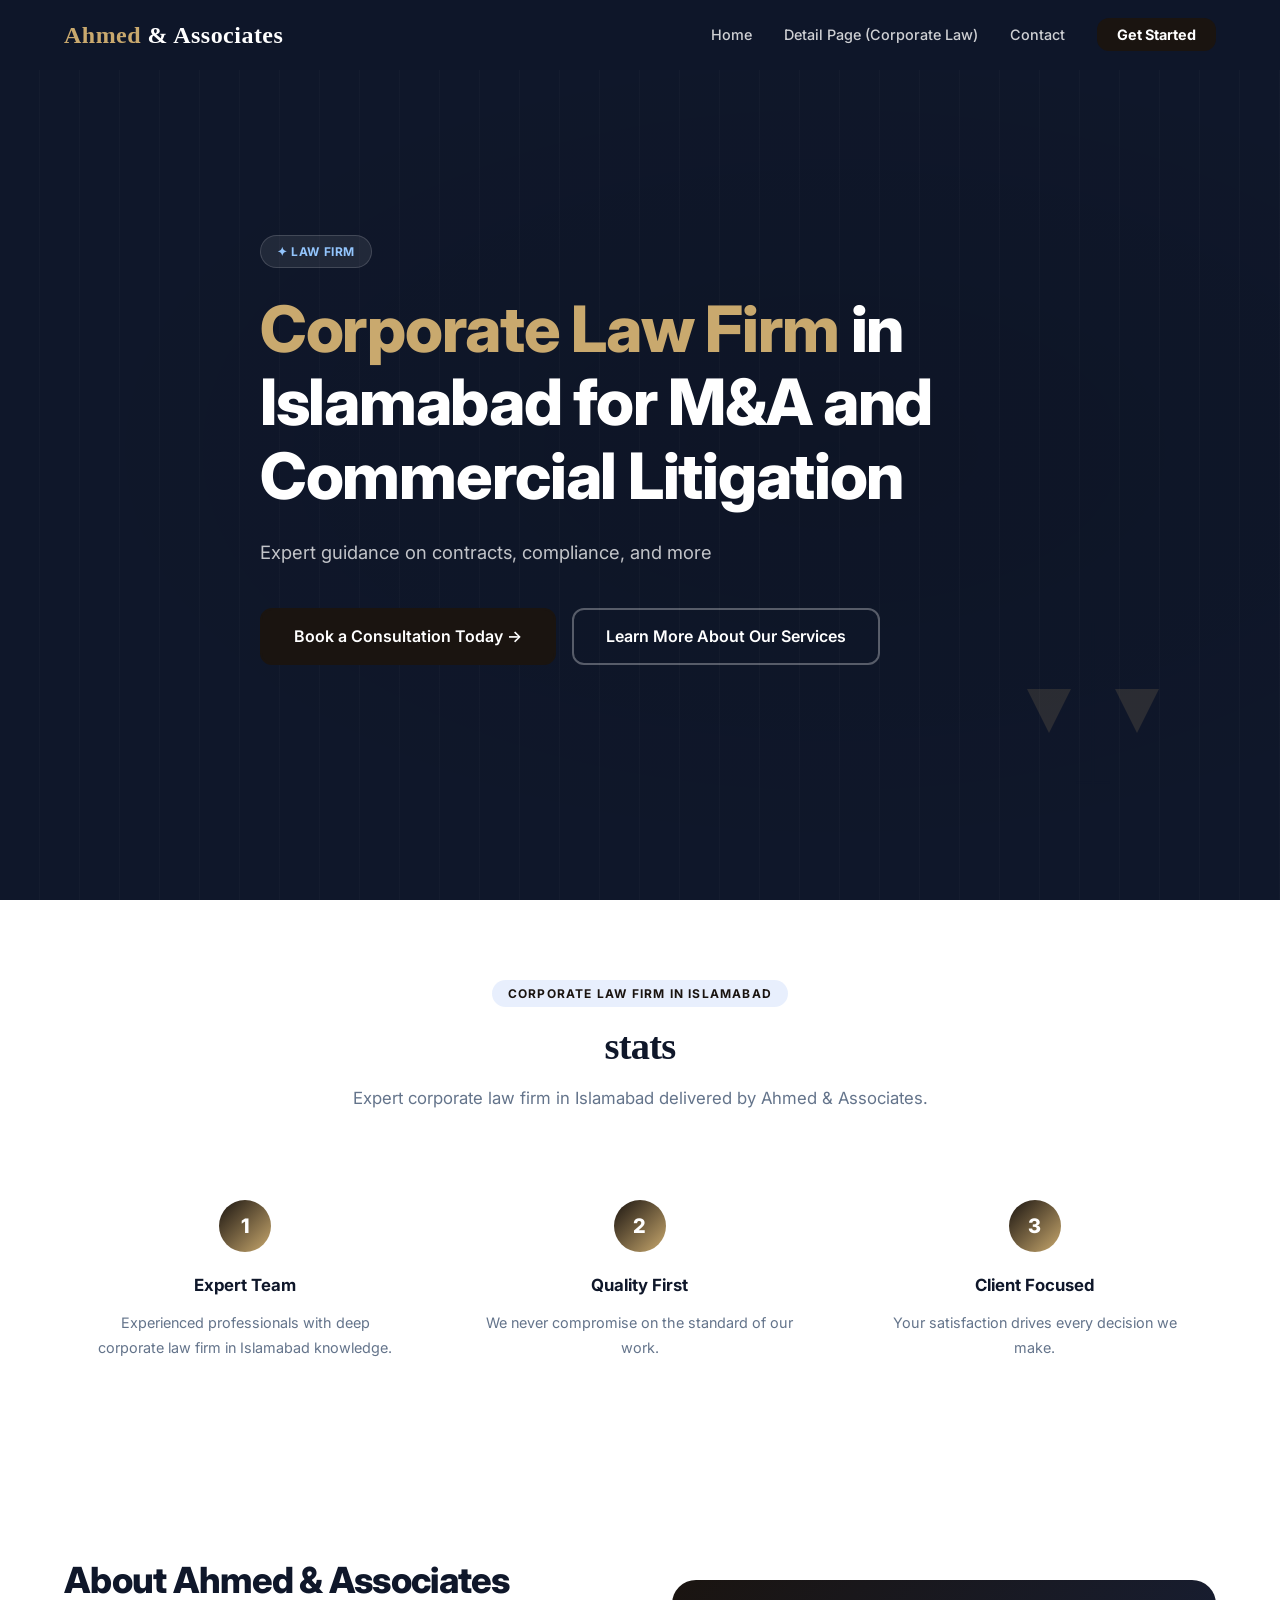
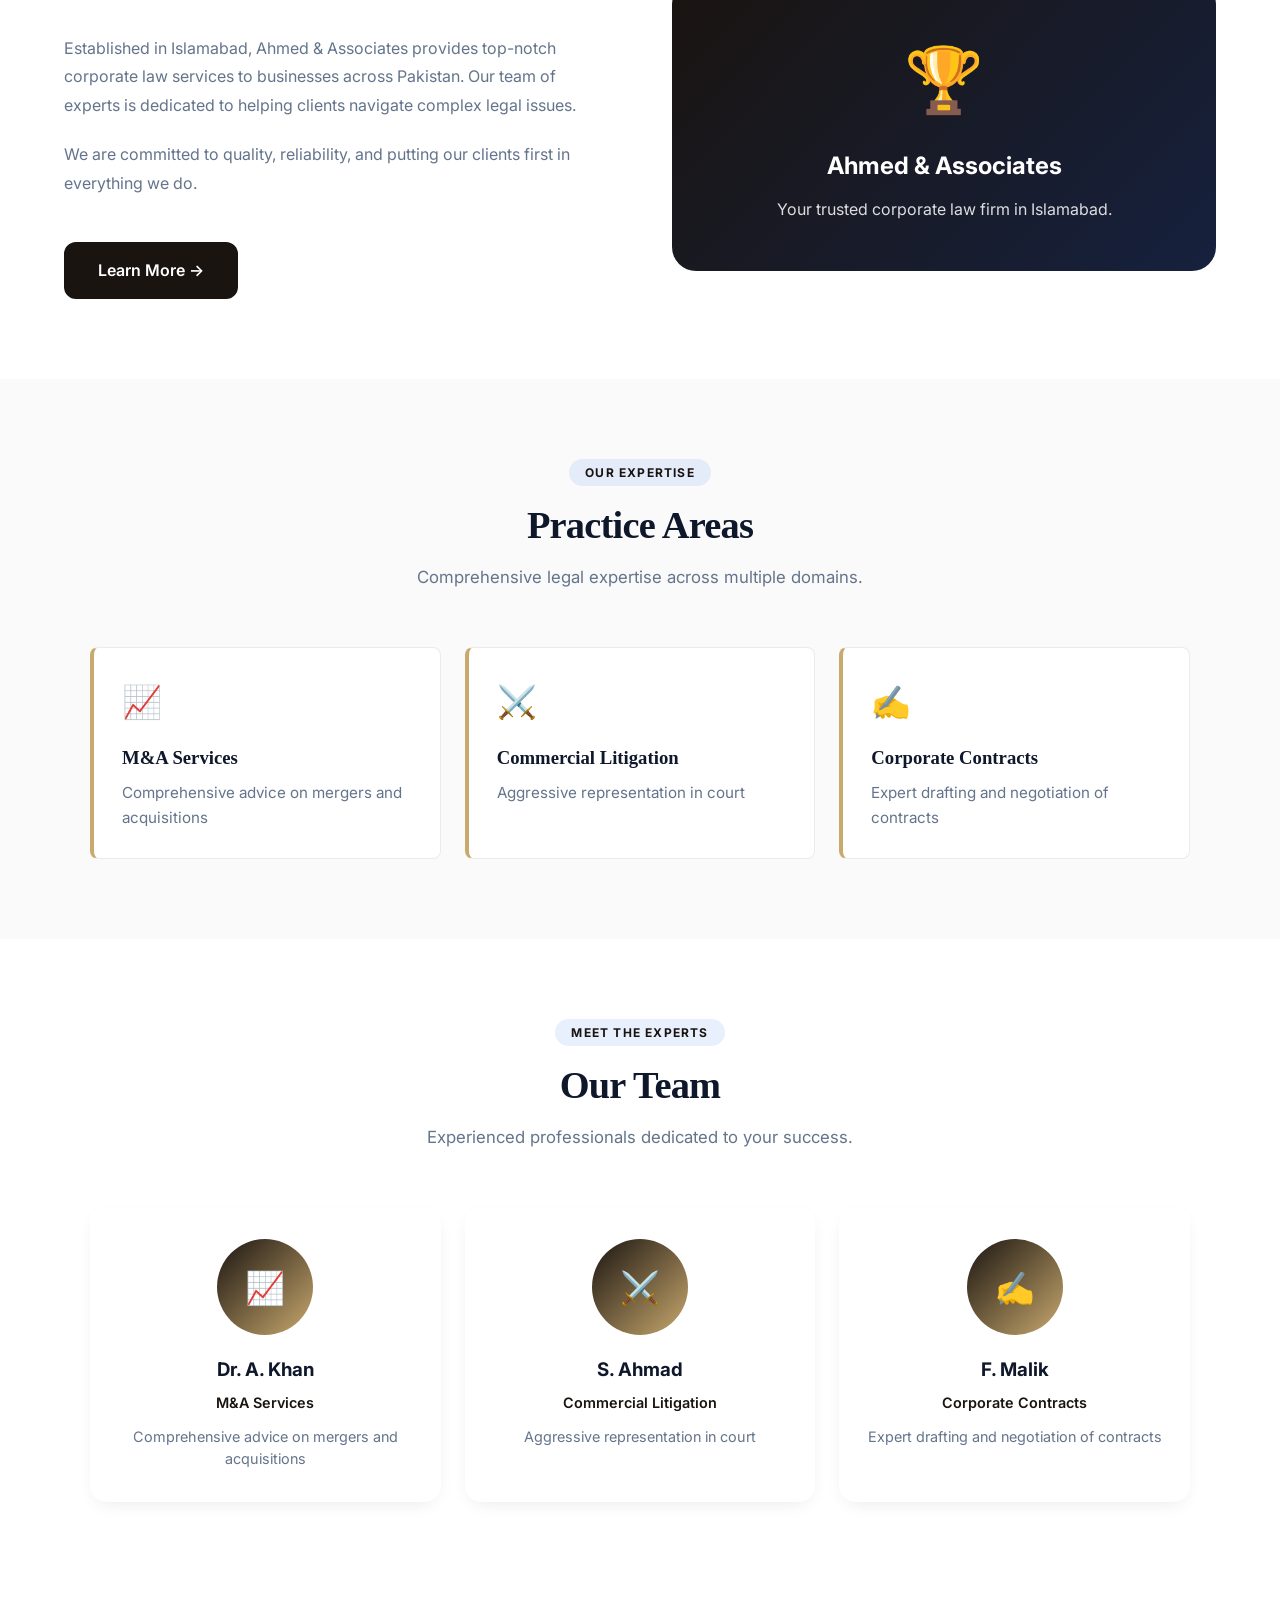
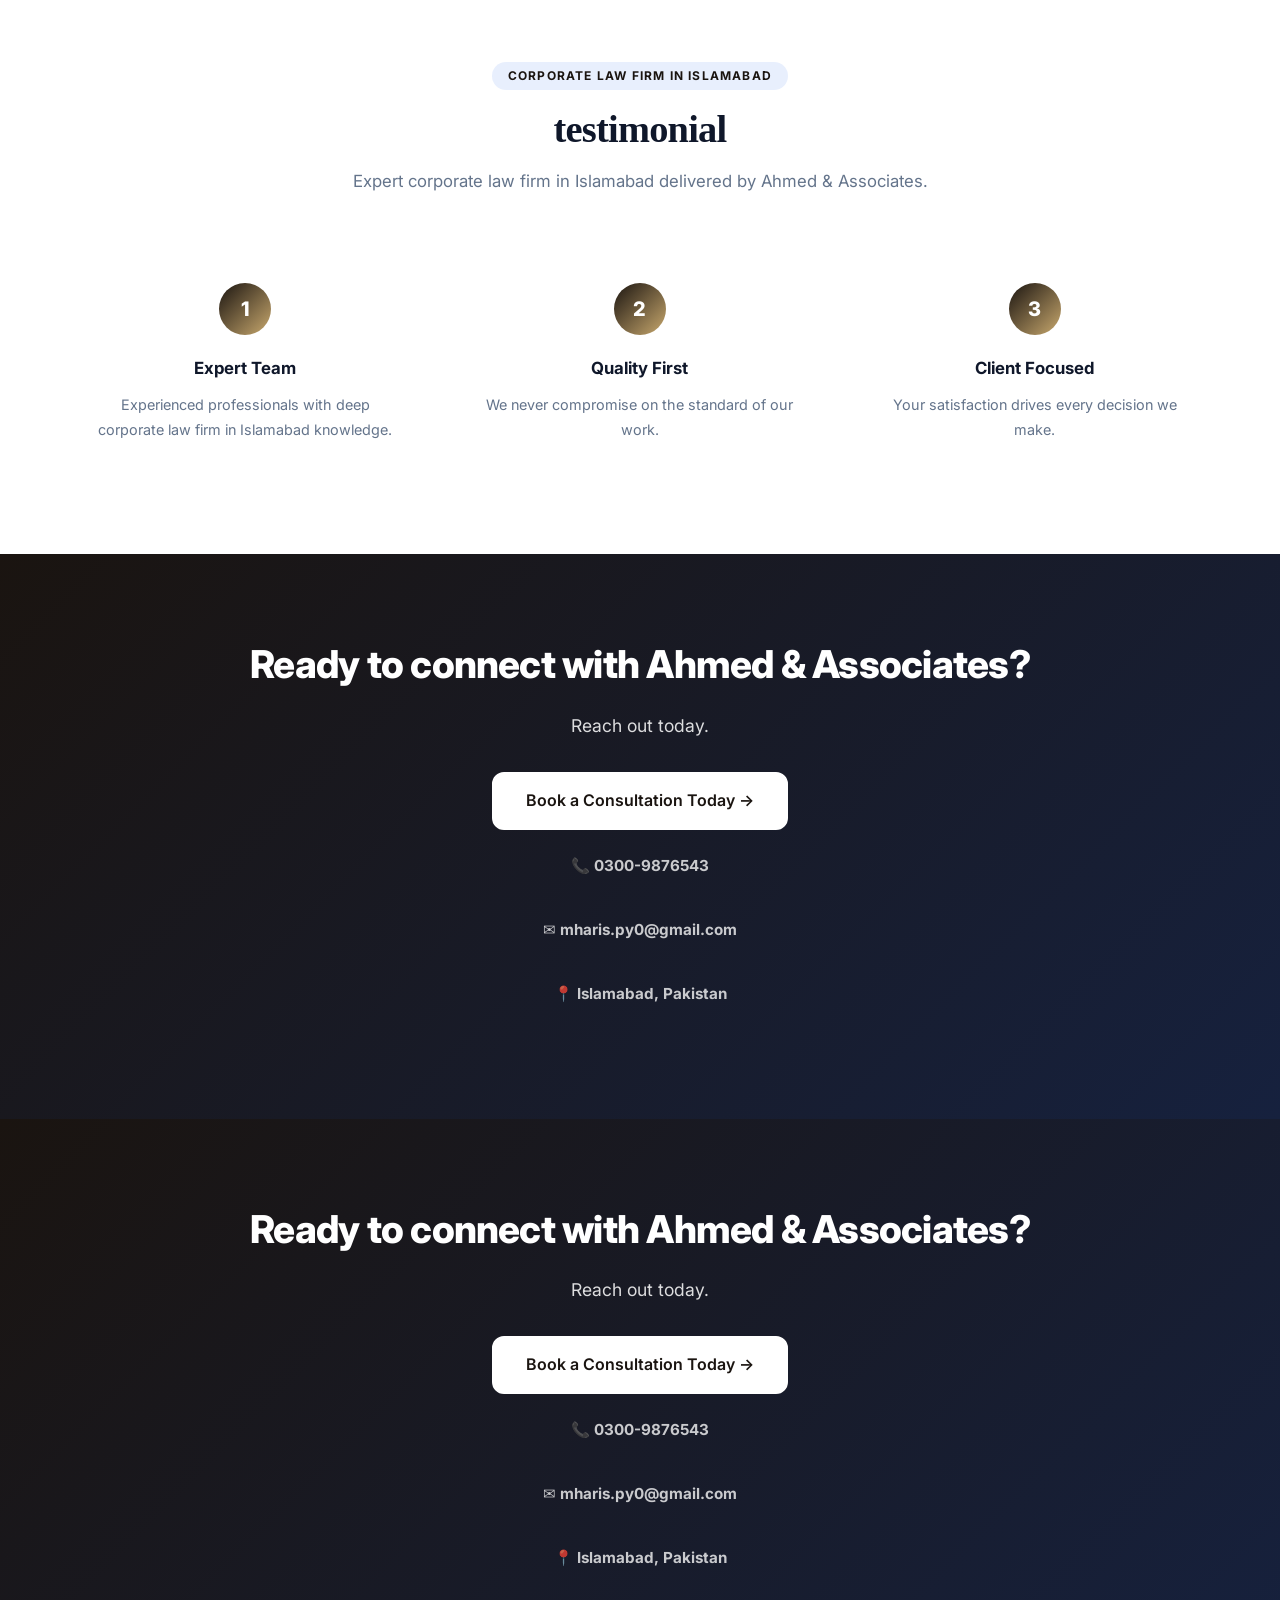
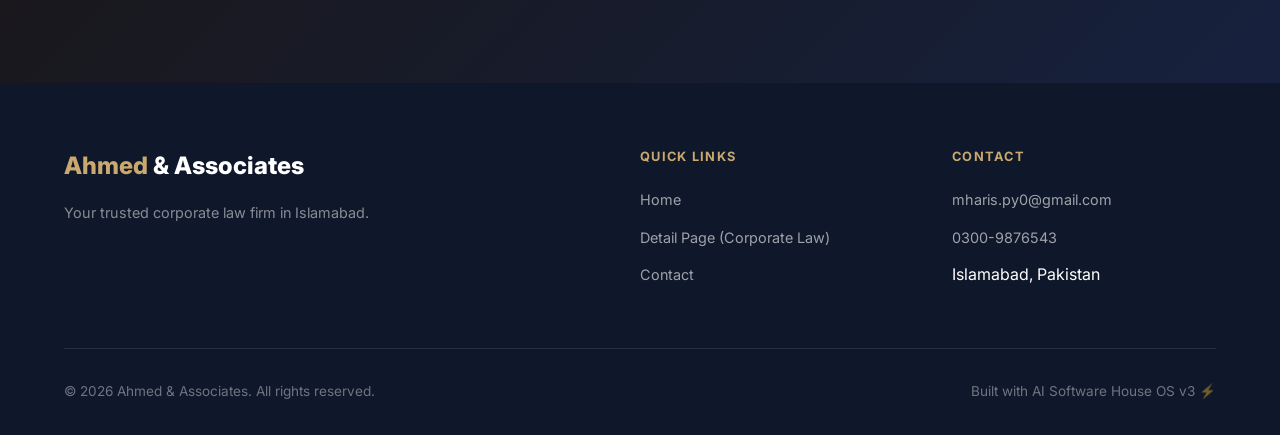
<file: index.html>
<!DOCTYPE html>
<html lang="en">
<head>
  <meta charset="UTF-8">
  <meta name="viewport" content="width=device-width,initial-scale=1.0">
  <title>Ahmed & Associates - LAW FIRM</title>
  <meta name="description" content="Expert guidance on contracts, compliance, and more">
  <link rel="preconnect" href="https://fonts.googleapis.com">
  <link href="https://fonts.googleapis.com/css2?family=Inter:wght@400;500;600;700;800&display=swap" rel="stylesheet">
  <link rel="stylesheet" href="styles.css">
</head>
<body>

  <nav class="navbar">
    <div class="container nav-inner">
      <div class="nav-brand"><span>Ahmed</span> & Associates</div>
      <ul class="nav-links">
          <li><a href="index.html">Home</a></li>
          <li><a href="detail-page-(corporate-law).html">Detail Page (Corporate Law)</a></li>
          <li><a href="contact.html">Contact</a></li>
          <li><a href="#contact" class="nav-cta">Get Started</a></li>
      </ul>
      <div class="hamburger"><span></span><span></span><span></span></div>
    </div>
  </nav>

  
  <section class="hero" id="home">
    <div class="hero-deco" aria-hidden="true"><svg viewBox="0 0 200 200" xmlns="http://www.w3.org/2000/svg">
      <path d="M100 30 L 100 180 M60 60 L 140 60 M50 90 Q 60 130 70 90 M130 90 Q 140 130 150 90 M85 175 L 115 175" stroke="currentColor" stroke-width="2" fill="none"/>
      <path d="M40 90 L 80 90 L 60 130 Z" />
      <path d="M120 90 L 160 90 L 140 130 Z" />
    </svg></div>
    <div class="container">
      <div class="hero-content">
        <div class="hero-badge">✦ LAW FIRM</div>
        <h1><em>Corporate Law Firm</em> in Islamabad for M&A and Commercial Litigation</h1>
        <p class="hero-sub">Expert guidance on contracts, compliance, and more</p>
        <div class="hero-btns">
          <a href="#contact" class="btn btn-primary">Book a Consultation Today →</a>
          <a href="#services" class="btn btn-outline">Learn More About Our Services</a>
        </div>
      </div>
    </div>
  </section>

  <section id="stats">
    <div class="container">
      <div class="section-header">
        <span class="section-tag">corporate law firm in Islamabad</span>
        <h2>stats</h2>
        <p>Expert corporate law firm in Islamabad delivered by Ahmed & Associates.</p>
      </div>
      <div class="why-grid">
        <div class="why-card fade-in">
          <div class="why-number">1</div>
          <h3>Expert Team</h3>
          <p>Experienced professionals with deep corporate law firm in Islamabad knowledge.</p>
        </div>
        <div class="why-card fade-in">
          <div class="why-number">2</div>
          <h3>Quality First</h3>
          <p>We never compromise on the standard of our work.</p>
        </div>
        <div class="why-card fade-in">
          <div class="why-number">3</div>
          <h3>Client Focused</h3>
          <p>Your satisfaction drives every decision we make.</p>
        </div></div>
    </div>
  </section>

  <section id="about">
    <div class="container">
      <div class="about-grid">
        <div class="about-content fade-in">
          <h2>About Ahmed & Associates</h2>
          <p>Established in Islamabad, Ahmed & Associates provides top-notch corporate law services to businesses across Pakistan. Our team of experts is dedicated to helping clients navigate complex legal issues.</p>
          <p>We are committed to quality, reliability, and putting our clients first in everything we do.</p>
          <a href="#contact" class="btn btn-primary" style="margin-top:1.5rem">Learn More →</a>
        </div>
        <div class="about-visual fade-in">
          <div class="about-visual-icon">🏆</div>
          <h3>Ahmed & Associates</h3>
          <p>Your trusted corporate law firm in Islamabad.</p>
        </div>
      </div>
    </div>
  </section>

  <section id="practice-areas" style="background:#fafafa">
    <div class="container">
      <div class="section-header">
        <span class="section-tag">Our Expertise</span>
        <h2>Practice Areas</h2>
        <p>Comprehensive legal expertise across multiple domains.</p>
      </div>
      <div style="display:grid;grid-template-columns:repeat(auto-fit,minmax(300px,1fr));gap:1.5rem;max-width:1100px;margin:0 auto">
        
        <div class="practice-area fade-in" style="border:1px solid rgba(0,0,0,.08);border-left:4px solid var(--accent);border-radius:.5rem;padding:1.75rem;background:var(--white);transition:all .3s ease">
          <div style="font-size:2rem;margin-bottom:1rem;color:var(--primary)">📈</div>
          <h3 style="margin:0 0 .5rem 0;color:var(--dark);font-family:Georgia,serif">M&A Services</h3>
          <p style="margin:0;color:var(--gray);line-height:1.6;font-size:.95rem">Comprehensive advice on mergers and acquisitions</p>
        </div>
        <div class="practice-area fade-in" style="border:1px solid rgba(0,0,0,.08);border-left:4px solid var(--accent);border-radius:.5rem;padding:1.75rem;background:var(--white);transition:all .3s ease">
          <div style="font-size:2rem;margin-bottom:1rem;color:var(--primary)">⚔️</div>
          <h3 style="margin:0 0 .5rem 0;color:var(--dark);font-family:Georgia,serif">Commercial Litigation</h3>
          <p style="margin:0;color:var(--gray);line-height:1.6;font-size:.95rem">Aggressive representation in court</p>
        </div>
        <div class="practice-area fade-in" style="border:1px solid rgba(0,0,0,.08);border-left:4px solid var(--accent);border-radius:.5rem;padding:1.75rem;background:var(--white);transition:all .3s ease">
          <div style="font-size:2rem;margin-bottom:1rem;color:var(--primary)">✍️</div>
          <h3 style="margin:0 0 .5rem 0;color:var(--dark);font-family:Georgia,serif">Corporate Contracts</h3>
          <p style="margin:0;color:var(--gray);line-height:1.6;font-size:.95rem">Expert drafting and negotiation of contracts</p>
        </div>
      </div>
    </div>
  </section>

  <section id="team">
    <div class="container">
      <div class="section-header">
        <span class="section-tag">Meet the Experts</span>
        <h2>Our Team</h2>
        <p>Experienced professionals dedicated to your success.</p>
      </div>
      <div style="display:grid;grid-template-columns:repeat(auto-fit,minmax(280px,1fr));gap:1.5rem;max-width:1100px;margin:0 auto">
        
          <div class="team-card fade-in" style="text-align:center;background:var(--white);border-radius:1rem;padding:2rem 1.5rem;box-shadow:0 6px 20px -8px rgba(0,0,0,.12)">
            <div style="width:96px;height:96px;border-radius:50%;background:linear-gradient(135deg,var(--primary),var(--accent));display:flex;align-items:center;justify-content:center;font-size:2rem;color:var(--white);margin:0 auto 1.25rem">
              📈
            </div>
            <h3 style="margin:0 0 .35rem;color:var(--dark)">Dr. A. Khan</h3>
            <div style="color:var(--primary);font-weight:600;font-size:.9rem;margin-bottom:.75rem">M&A Services</div>
            <p style="margin:0;color:var(--gray);font-size:.9rem;line-height:1.55">Comprehensive advice on mergers and acquisitions</p>
          </div>
          <div class="team-card fade-in" style="text-align:center;background:var(--white);border-radius:1rem;padding:2rem 1.5rem;box-shadow:0 6px 20px -8px rgba(0,0,0,.12)">
            <div style="width:96px;height:96px;border-radius:50%;background:linear-gradient(135deg,var(--primary),var(--accent));display:flex;align-items:center;justify-content:center;font-size:2rem;color:var(--white);margin:0 auto 1.25rem">
              ⚔️
            </div>
            <h3 style="margin:0 0 .35rem;color:var(--dark)">S. Ahmad</h3>
            <div style="color:var(--primary);font-weight:600;font-size:.9rem;margin-bottom:.75rem">Commercial Litigation</div>
            <p style="margin:0;color:var(--gray);font-size:.9rem;line-height:1.55">Aggressive representation in court</p>
          </div>
          <div class="team-card fade-in" style="text-align:center;background:var(--white);border-radius:1rem;padding:2rem 1.5rem;box-shadow:0 6px 20px -8px rgba(0,0,0,.12)">
            <div style="width:96px;height:96px;border-radius:50%;background:linear-gradient(135deg,var(--primary),var(--accent));display:flex;align-items:center;justify-content:center;font-size:2rem;color:var(--white);margin:0 auto 1.25rem">
              ✍️
            </div>
            <h3 style="margin:0 0 .35rem;color:var(--dark)">F. Malik</h3>
            <div style="color:var(--primary);font-weight:600;font-size:.9rem;margin-bottom:.75rem">Corporate Contracts</div>
            <p style="margin:0;color:var(--gray);font-size:.9rem;line-height:1.55">Expert drafting and negotiation of contracts</p>
          </div>
      </div>
    </div>
  </section>

  <section id="testimonial">
    <div class="container">
      <div class="section-header">
        <span class="section-tag">corporate law firm in Islamabad</span>
        <h2>testimonial</h2>
        <p>Expert corporate law firm in Islamabad delivered by Ahmed & Associates.</p>
      </div>
      <div class="why-grid">
        <div class="why-card fade-in">
          <div class="why-number">1</div>
          <h3>Expert Team</h3>
          <p>Experienced professionals with deep corporate law firm in Islamabad knowledge.</p>
        </div>
        <div class="why-card fade-in">
          <div class="why-number">2</div>
          <h3>Quality First</h3>
          <p>We never compromise on the standard of our work.</p>
        </div>
        <div class="why-card fade-in">
          <div class="why-number">3</div>
          <h3>Client Focused</h3>
          <p>Your satisfaction drives every decision we make.</p>
        </div></div>
    </div>
  </section>

  <section class="cta-section" id="contact">
    <div class="container">
      <h2>Ready to connect with Ahmed & Associates?</h2>
      <p>Reach out today.</p>
      <a href="tel:0300-9876543" class="btn btn-white">Book a Consultation Today →</a>
      <div class="contact-info">
        <p>📞 <strong><a href="tel:0300-9876543" style="color:inherit;text-decoration:none">0300-9876543</a></strong></p>
        <p>✉ <strong><a href="mailto:mharis.py0@gmail.com" style="color:inherit;text-decoration:none">mharis.py0@gmail.com</a></strong></p>
        <p>📍 <strong>Islamabad, Pakistan</strong></p>
      </div>
    </div>
  </section>

  <section class="cta-section" id="contact">
    <div class="container">
      <h2>Ready to connect with Ahmed & Associates?</h2>
      <p>Reach out today.</p>
      <a href="tel:0300-9876543" class="btn btn-white">Book a Consultation Today →</a>
      <div class="contact-info">
        <p>📞 <strong><a href="tel:0300-9876543" style="color:inherit;text-decoration:none">0300-9876543</a></strong></p>
        <p>✉ <strong><a href="mailto:mharis.py0@gmail.com" style="color:inherit;text-decoration:none">mharis.py0@gmail.com</a></strong></p>
        <p>📍 <strong>Islamabad, Pakistan</strong></p>
      </div>
    </div>
  </section>

  <footer class="footer">
    <div class="container">
      <div class="footer-grid">
        <div>
          <div class="footer-brand"><span>Ahmed</span> & Associates</div>
          <p class="footer-tagline">Your trusted corporate law firm in Islamabad.</p>
        </div>
        <div class="footer-col">
          <h4>Quick Links</h4>
          <ul>
            <li><a href="index.html">Home</a></li>
            <li><a href="detail-page-(corporate-law).html">Detail Page (Corporate Law)</a></li>
            <li><a href="contact.html">Contact</a></li>
          </ul>
        </div>
        <div class="footer-col">
          <h4>Contact</h4>
          <ul>
            <li><a href="mailto:mharis.py0@gmail.com">mharis.py0@gmail.com</a></li>
            <li><a href="tel:0300-9876543">0300-9876543</a></li>
            <li>Islamabad, Pakistan</li>
          </ul>
        </div>
      </div>
      <div class="footer-bottom">
        <p>© 2026 Ahmed & Associates. All rights reserved.</p>
        <p>Built with AI Software House OS v3 ⚡</p>
      </div>
    </div>
  </footer>

  <script src="script.js"></script>
</body>
</html>
</file>
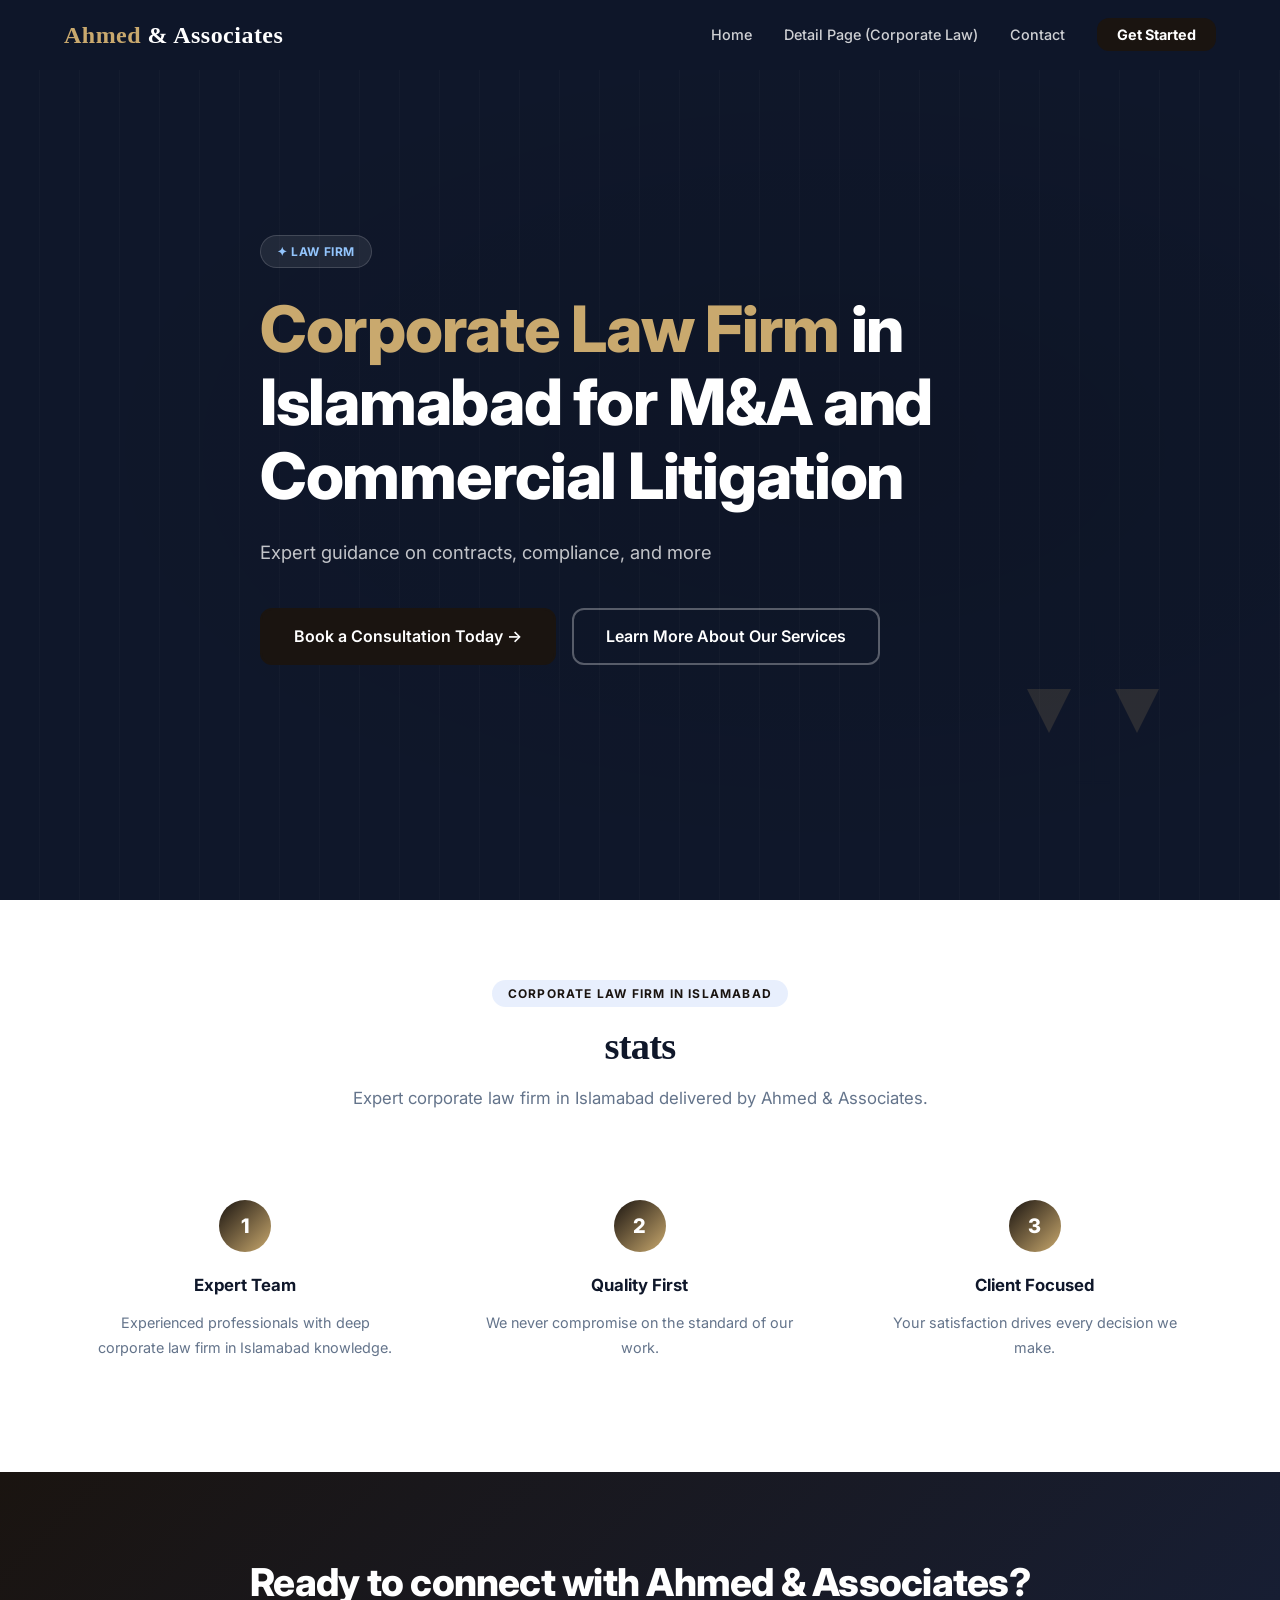
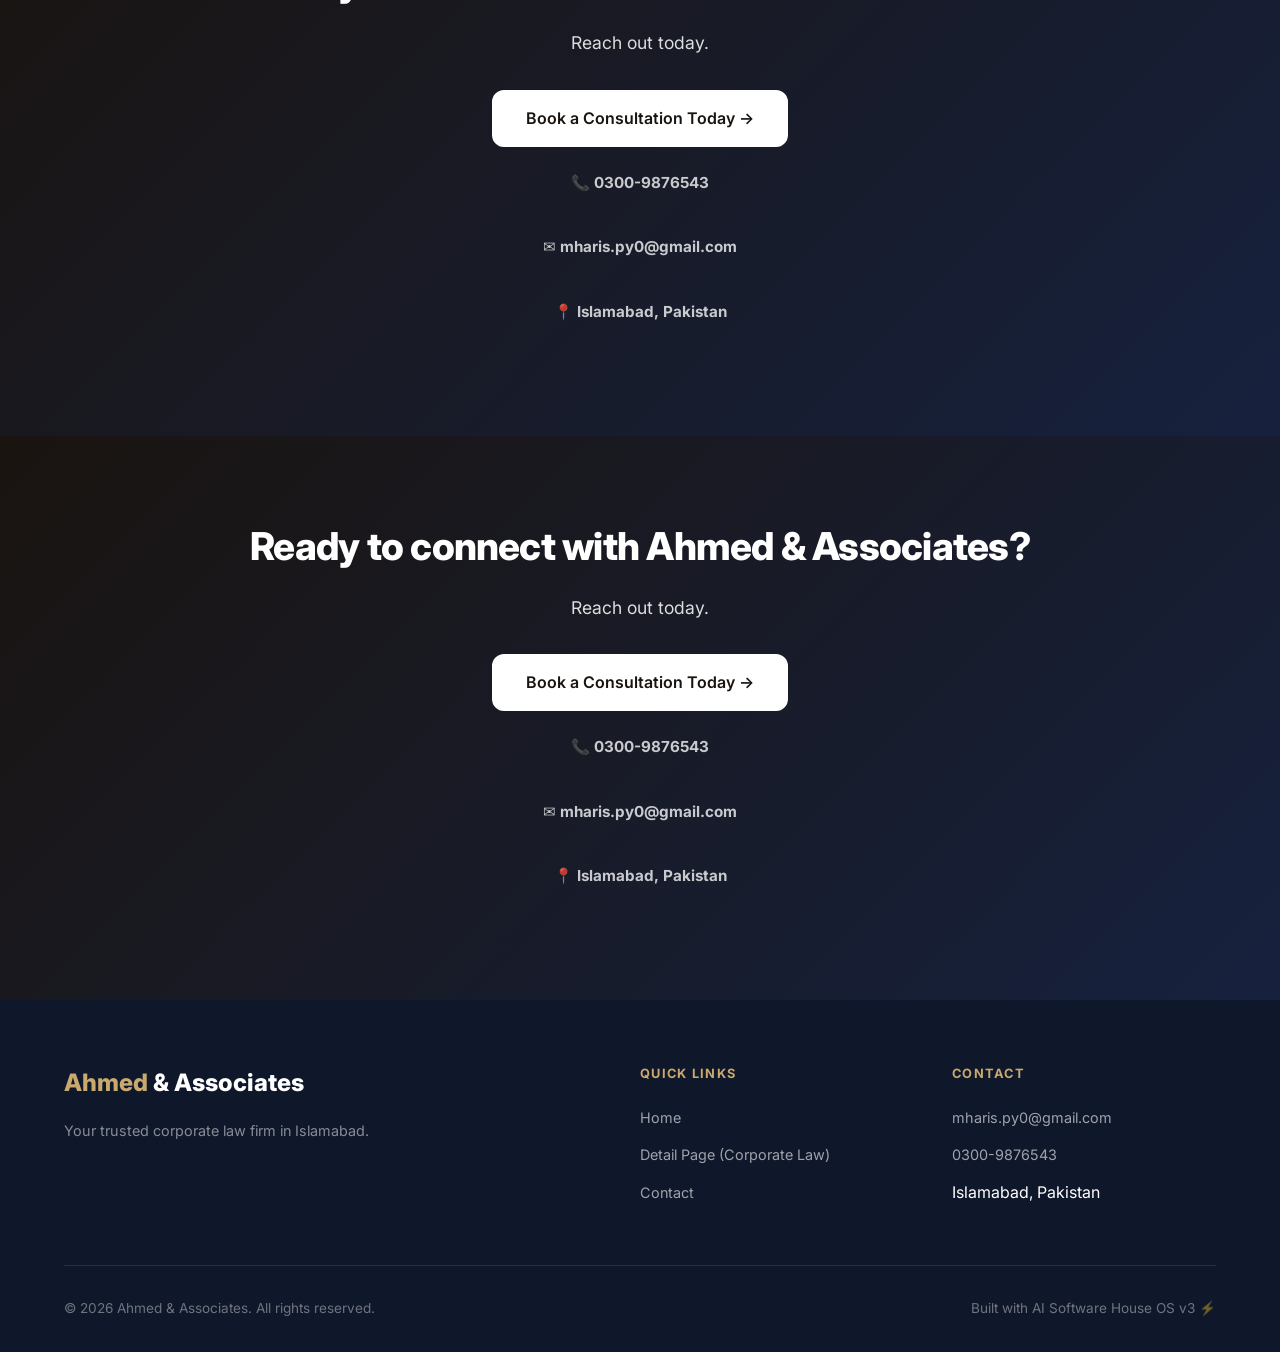
<file: contact.html>
<!DOCTYPE html>
<html lang="en">
<head>
  <meta charset="UTF-8">
  <meta name="viewport" content="width=device-width,initial-scale=1.0">
  <title>Contact - Ahmed & Associates</title>
  <meta name="description" content="Expert guidance on contracts, compliance, and more">
  <link rel="preconnect" href="https://fonts.googleapis.com">
  <link href="https://fonts.googleapis.com/css2?family=Inter:wght@400;500;600;700;800&display=swap" rel="stylesheet">
  <link rel="stylesheet" href="styles.css">
</head>
<body>

  <nav class="navbar">
    <div class="container nav-inner">
      <div class="nav-brand"><a href="index.html"><span>Ahmed</span> & Associates</a></div>
      <ul class="nav-links">
          <li><a href="index.html">Home</a></li>
          <li><a href="detail-page-(corporate-law).html">Detail Page (Corporate Law)</a></li>
          <li><a href="contact.html">Contact</a></li>
          <li><a href="index.html#contact" class="nav-cta">Get Started</a></li>
      </ul>
      <div class="hamburger"><span></span><span></span><span></span></div>
    </div>
  </nav>

  
  <section class="hero" id="home">
    <div class="hero-deco" aria-hidden="true"><svg viewBox="0 0 200 200" xmlns="http://www.w3.org/2000/svg">
      <path d="M100 30 L 100 180 M60 60 L 140 60 M50 90 Q 60 130 70 90 M130 90 Q 140 130 150 90 M85 175 L 115 175" stroke="currentColor" stroke-width="2" fill="none"/>
      <path d="M40 90 L 80 90 L 60 130 Z" />
      <path d="M120 90 L 160 90 L 140 130 Z" />
    </svg></div>
    <div class="container">
      <div class="hero-content">
        <div class="hero-badge">✦ LAW FIRM</div>
        <h1><em>Corporate Law Firm</em> in Islamabad for M&A and Commercial Litigation</h1>
        <p class="hero-sub">Expert guidance on contracts, compliance, and more</p>
        <div class="hero-btns">
          <a href="#contact" class="btn btn-primary">Book a Consultation Today →</a>
          <a href="#services" class="btn btn-outline">Learn More About Our Services</a>
        </div>
      </div>
    </div>
  </section>

  <section id="stats">
    <div class="container">
      <div class="section-header">
        <span class="section-tag">corporate law firm in Islamabad</span>
        <h2>stats</h2>
        <p>Expert corporate law firm in Islamabad delivered by Ahmed & Associates.</p>
      </div>
      <div class="why-grid">
        <div class="why-card fade-in">
          <div class="why-number">1</div>
          <h3>Expert Team</h3>
          <p>Experienced professionals with deep corporate law firm in Islamabad knowledge.</p>
        </div>
        <div class="why-card fade-in">
          <div class="why-number">2</div>
          <h3>Quality First</h3>
          <p>We never compromise on the standard of our work.</p>
        </div>
        <div class="why-card fade-in">
          <div class="why-number">3</div>
          <h3>Client Focused</h3>
          <p>Your satisfaction drives every decision we make.</p>
        </div></div>
    </div>
  </section>

  <section class="cta-section" id="contact">
    <div class="container">
      <h2>Ready to connect with Ahmed & Associates?</h2>
      <p>Reach out today.</p>
      <a href="tel:0300-9876543" class="btn btn-white">Book a Consultation Today →</a>
      <div class="contact-info">
        <p>📞 <strong><a href="tel:0300-9876543" style="color:inherit;text-decoration:none">0300-9876543</a></strong></p>
        <p>✉ <strong><a href="mailto:mharis.py0@gmail.com" style="color:inherit;text-decoration:none">mharis.py0@gmail.com</a></strong></p>
        <p>📍 <strong>Islamabad, Pakistan</strong></p>
      </div>
    </div>
  </section>

  <section class="cta-section" id="contact">
    <div class="container">
      <h2>Ready to connect with Ahmed & Associates?</h2>
      <p>Reach out today.</p>
      <a href="tel:0300-9876543" class="btn btn-white">Book a Consultation Today →</a>
      <div class="contact-info">
        <p>📞 <strong><a href="tel:0300-9876543" style="color:inherit;text-decoration:none">0300-9876543</a></strong></p>
        <p>✉ <strong><a href="mailto:mharis.py0@gmail.com" style="color:inherit;text-decoration:none">mharis.py0@gmail.com</a></strong></p>
        <p>📍 <strong>Islamabad, Pakistan</strong></p>
      </div>
    </div>
  </section>

  <footer class="footer">
    <div class="container">
      <div class="footer-grid">
        <div>
          <div class="footer-brand"><span>Ahmed</span> & Associates</div>
          <p class="footer-tagline">Your trusted corporate law firm in Islamabad.</p>
        </div>
        <div class="footer-col">
          <h4>Quick Links</h4>
          <ul>
            <li><a href="index.html">Home</a></li>
            <li><a href="detail-page-(corporate-law).html">Detail Page (Corporate Law)</a></li>
            <li><a href="contact.html">Contact</a></li>
          </ul>
        </div>
        <div class="footer-col">
          <h4>Contact</h4>
          <ul>
            <li><a href="mailto:mharis.py0@gmail.com">mharis.py0@gmail.com</a></li>
            <li><a href="tel:0300-9876543">0300-9876543</a></li>
            <li>Islamabad, Pakistan</li>
          </ul>
        </div>
      </div>
      <div class="footer-bottom">
        <p>© 2026 Ahmed & Associates. All rights reserved.</p>
        <p>Built with AI Software House OS v3 ⚡</p>
      </div>
    </div>
  </footer>

  <script src="script.js"></script>
</body>
</html>
</file>
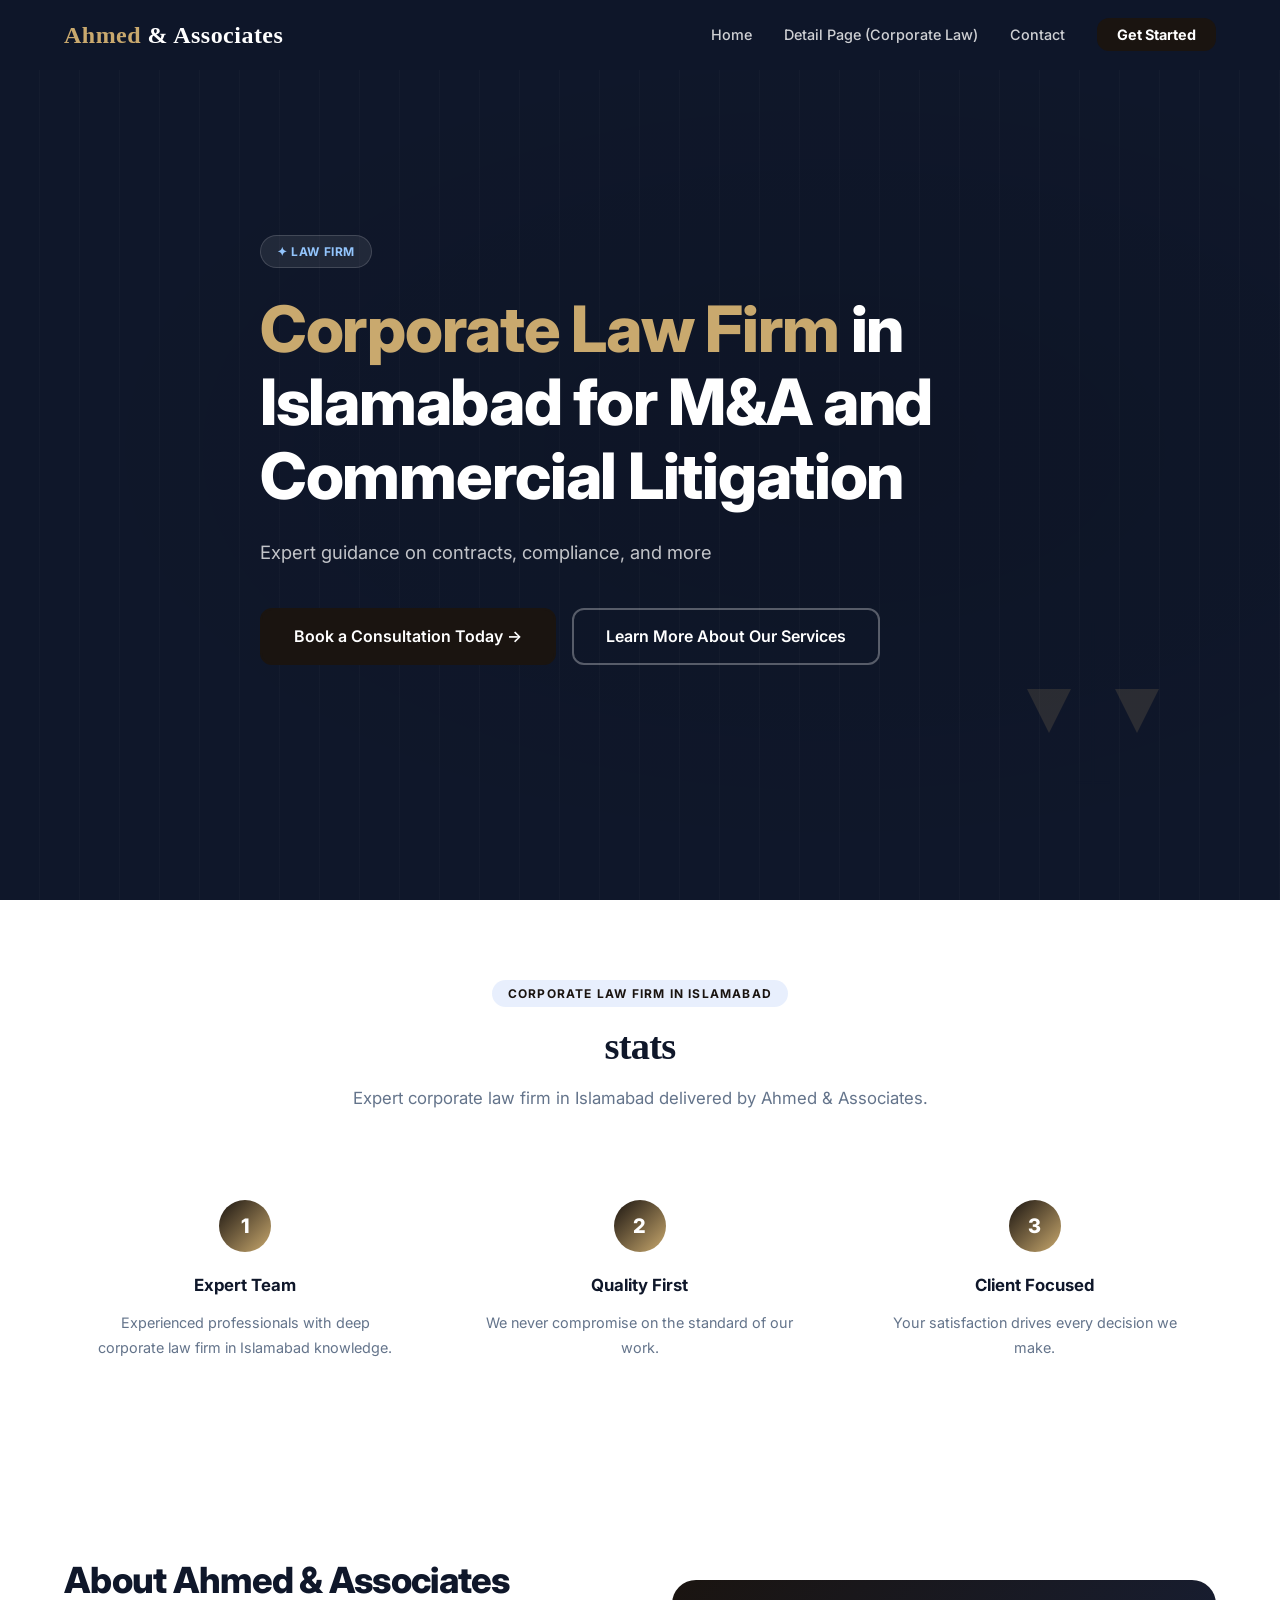
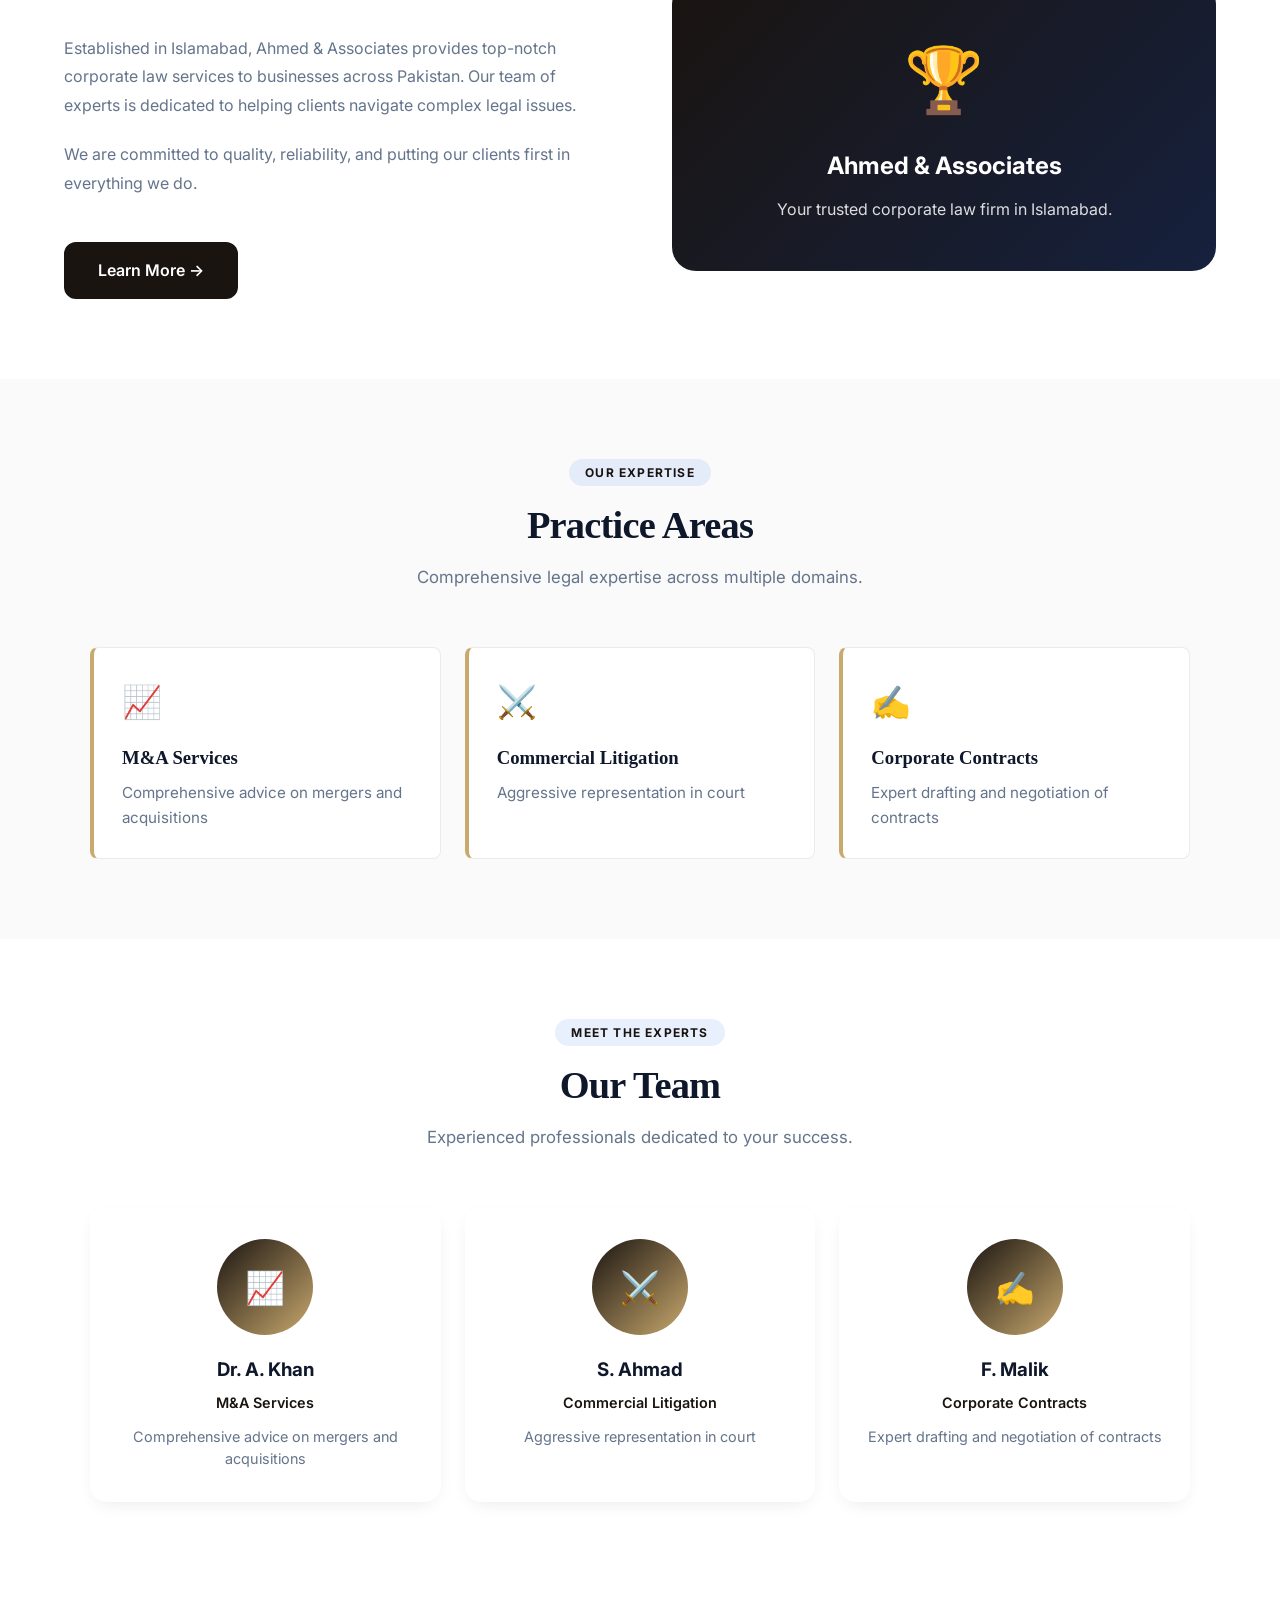
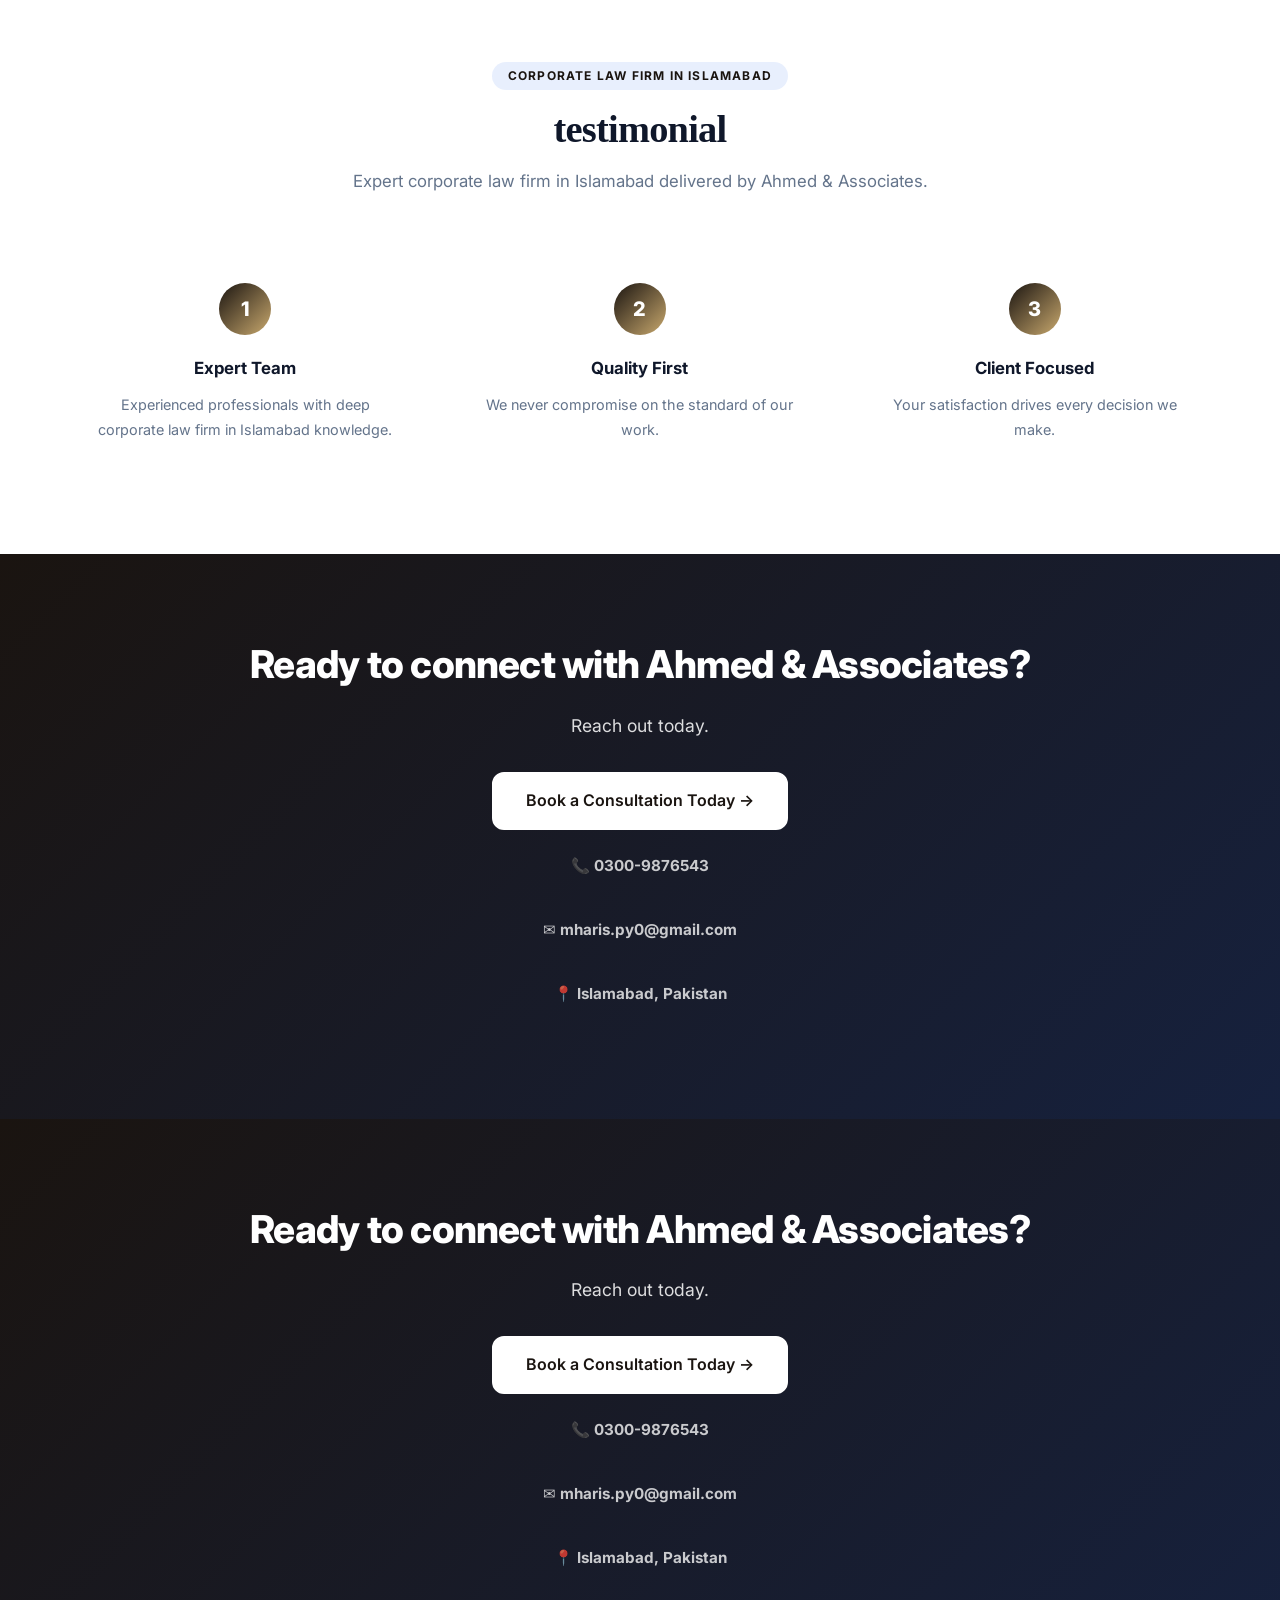
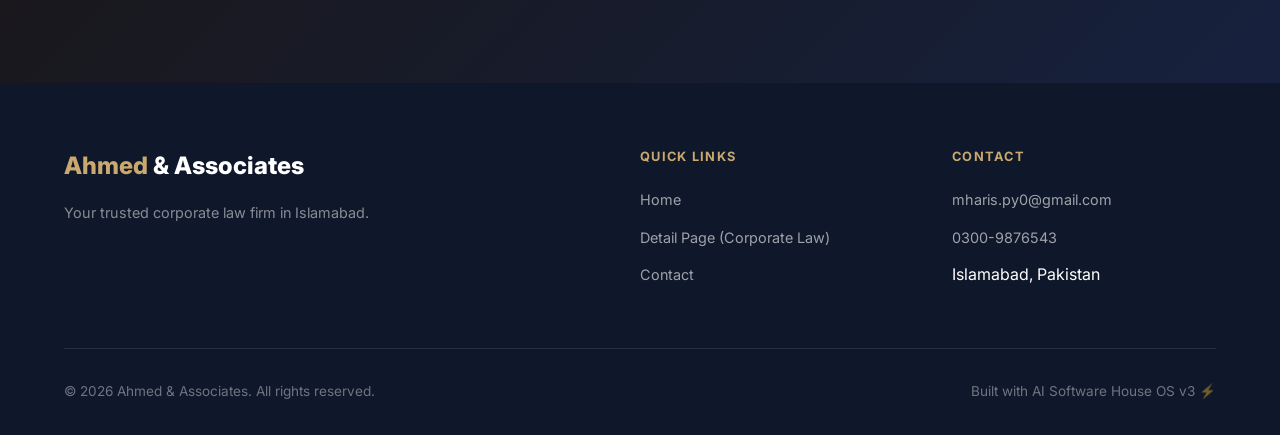
<file: detail-page-(corporate-law).html>
<!DOCTYPE html>
<html lang="en">
<head>
  <meta charset="UTF-8">
  <meta name="viewport" content="width=device-width,initial-scale=1.0">
  <title>Detail Page (Corporate Law) - Ahmed & Associates</title>
  <meta name="description" content="Expert guidance on contracts, compliance, and more">
  <link rel="preconnect" href="https://fonts.googleapis.com">
  <link href="https://fonts.googleapis.com/css2?family=Inter:wght@400;500;600;700;800&display=swap" rel="stylesheet">
  <link rel="stylesheet" href="styles.css">
</head>
<body>

  <nav class="navbar">
    <div class="container nav-inner">
      <div class="nav-brand"><a href="index.html"><span>Ahmed</span> & Associates</a></div>
      <ul class="nav-links">
          <li><a href="index.html">Home</a></li>
          <li><a href="detail-page-(corporate-law).html">Detail Page (Corporate Law)</a></li>
          <li><a href="contact.html">Contact</a></li>
          <li><a href="index.html#contact" class="nav-cta">Get Started</a></li>
      </ul>
      <div class="hamburger"><span></span><span></span><span></span></div>
    </div>
  </nav>

  
  <section class="hero" id="home">
    <div class="hero-deco" aria-hidden="true"><svg viewBox="0 0 200 200" xmlns="http://www.w3.org/2000/svg">
      <path d="M100 30 L 100 180 M60 60 L 140 60 M50 90 Q 60 130 70 90 M130 90 Q 140 130 150 90 M85 175 L 115 175" stroke="currentColor" stroke-width="2" fill="none"/>
      <path d="M40 90 L 80 90 L 60 130 Z" />
      <path d="M120 90 L 160 90 L 140 130 Z" />
    </svg></div>
    <div class="container">
      <div class="hero-content">
        <div class="hero-badge">✦ LAW FIRM</div>
        <h1><em>Corporate Law Firm</em> in Islamabad for M&A and Commercial Litigation</h1>
        <p class="hero-sub">Expert guidance on contracts, compliance, and more</p>
        <div class="hero-btns">
          <a href="#contact" class="btn btn-primary">Book a Consultation Today →</a>
          <a href="#services" class="btn btn-outline">Learn More About Our Services</a>
        </div>
      </div>
    </div>
  </section>

  <section id="stats">
    <div class="container">
      <div class="section-header">
        <span class="section-tag">corporate law firm in Islamabad</span>
        <h2>stats</h2>
        <p>Expert corporate law firm in Islamabad delivered by Ahmed & Associates.</p>
      </div>
      <div class="why-grid">
        <div class="why-card fade-in">
          <div class="why-number">1</div>
          <h3>Expert Team</h3>
          <p>Experienced professionals with deep corporate law firm in Islamabad knowledge.</p>
        </div>
        <div class="why-card fade-in">
          <div class="why-number">2</div>
          <h3>Quality First</h3>
          <p>We never compromise on the standard of our work.</p>
        </div>
        <div class="why-card fade-in">
          <div class="why-number">3</div>
          <h3>Client Focused</h3>
          <p>Your satisfaction drives every decision we make.</p>
        </div></div>
    </div>
  </section>

  <section id="about">
    <div class="container">
      <div class="about-grid">
        <div class="about-content fade-in">
          <h2>About Ahmed & Associates</h2>
          <p>Established in Islamabad, Ahmed & Associates provides top-notch corporate law services to businesses across Pakistan. Our team of experts is dedicated to helping clients navigate complex legal issues.</p>
          <p>We are committed to quality, reliability, and putting our clients first in everything we do.</p>
          <a href="#contact" class="btn btn-primary" style="margin-top:1.5rem">Learn More →</a>
        </div>
        <div class="about-visual fade-in">
          <div class="about-visual-icon">🏆</div>
          <h3>Ahmed & Associates</h3>
          <p>Your trusted corporate law firm in Islamabad.</p>
        </div>
      </div>
    </div>
  </section>

  <section id="practice-areas" style="background:#fafafa">
    <div class="container">
      <div class="section-header">
        <span class="section-tag">Our Expertise</span>
        <h2>Practice Areas</h2>
        <p>Comprehensive legal expertise across multiple domains.</p>
      </div>
      <div style="display:grid;grid-template-columns:repeat(auto-fit,minmax(300px,1fr));gap:1.5rem;max-width:1100px;margin:0 auto">
        
        <div class="practice-area fade-in" style="border:1px solid rgba(0,0,0,.08);border-left:4px solid var(--accent);border-radius:.5rem;padding:1.75rem;background:var(--white);transition:all .3s ease">
          <div style="font-size:2rem;margin-bottom:1rem;color:var(--primary)">📈</div>
          <h3 style="margin:0 0 .5rem 0;color:var(--dark);font-family:Georgia,serif">M&A Services</h3>
          <p style="margin:0;color:var(--gray);line-height:1.6;font-size:.95rem">Comprehensive advice on mergers and acquisitions</p>
        </div>
        <div class="practice-area fade-in" style="border:1px solid rgba(0,0,0,.08);border-left:4px solid var(--accent);border-radius:.5rem;padding:1.75rem;background:var(--white);transition:all .3s ease">
          <div style="font-size:2rem;margin-bottom:1rem;color:var(--primary)">⚔️</div>
          <h3 style="margin:0 0 .5rem 0;color:var(--dark);font-family:Georgia,serif">Commercial Litigation</h3>
          <p style="margin:0;color:var(--gray);line-height:1.6;font-size:.95rem">Aggressive representation in court</p>
        </div>
        <div class="practice-area fade-in" style="border:1px solid rgba(0,0,0,.08);border-left:4px solid var(--accent);border-radius:.5rem;padding:1.75rem;background:var(--white);transition:all .3s ease">
          <div style="font-size:2rem;margin-bottom:1rem;color:var(--primary)">✍️</div>
          <h3 style="margin:0 0 .5rem 0;color:var(--dark);font-family:Georgia,serif">Corporate Contracts</h3>
          <p style="margin:0;color:var(--gray);line-height:1.6;font-size:.95rem">Expert drafting and negotiation of contracts</p>
        </div>
      </div>
    </div>
  </section>

  <section id="team">
    <div class="container">
      <div class="section-header">
        <span class="section-tag">Meet the Experts</span>
        <h2>Our Team</h2>
        <p>Experienced professionals dedicated to your success.</p>
      </div>
      <div style="display:grid;grid-template-columns:repeat(auto-fit,minmax(280px,1fr));gap:1.5rem;max-width:1100px;margin:0 auto">
        
          <div class="team-card fade-in" style="text-align:center;background:var(--white);border-radius:1rem;padding:2rem 1.5rem;box-shadow:0 6px 20px -8px rgba(0,0,0,.12)">
            <div style="width:96px;height:96px;border-radius:50%;background:linear-gradient(135deg,var(--primary),var(--accent));display:flex;align-items:center;justify-content:center;font-size:2rem;color:var(--white);margin:0 auto 1.25rem">
              📈
            </div>
            <h3 style="margin:0 0 .35rem;color:var(--dark)">Dr. A. Khan</h3>
            <div style="color:var(--primary);font-weight:600;font-size:.9rem;margin-bottom:.75rem">M&A Services</div>
            <p style="margin:0;color:var(--gray);font-size:.9rem;line-height:1.55">Comprehensive advice on mergers and acquisitions</p>
          </div>
          <div class="team-card fade-in" style="text-align:center;background:var(--white);border-radius:1rem;padding:2rem 1.5rem;box-shadow:0 6px 20px -8px rgba(0,0,0,.12)">
            <div style="width:96px;height:96px;border-radius:50%;background:linear-gradient(135deg,var(--primary),var(--accent));display:flex;align-items:center;justify-content:center;font-size:2rem;color:var(--white);margin:0 auto 1.25rem">
              ⚔️
            </div>
            <h3 style="margin:0 0 .35rem;color:var(--dark)">S. Ahmad</h3>
            <div style="color:var(--primary);font-weight:600;font-size:.9rem;margin-bottom:.75rem">Commercial Litigation</div>
            <p style="margin:0;color:var(--gray);font-size:.9rem;line-height:1.55">Aggressive representation in court</p>
          </div>
          <div class="team-card fade-in" style="text-align:center;background:var(--white);border-radius:1rem;padding:2rem 1.5rem;box-shadow:0 6px 20px -8px rgba(0,0,0,.12)">
            <div style="width:96px;height:96px;border-radius:50%;background:linear-gradient(135deg,var(--primary),var(--accent));display:flex;align-items:center;justify-content:center;font-size:2rem;color:var(--white);margin:0 auto 1.25rem">
              ✍️
            </div>
            <h3 style="margin:0 0 .35rem;color:var(--dark)">F. Malik</h3>
            <div style="color:var(--primary);font-weight:600;font-size:.9rem;margin-bottom:.75rem">Corporate Contracts</div>
            <p style="margin:0;color:var(--gray);font-size:.9rem;line-height:1.55">Expert drafting and negotiation of contracts</p>
          </div>
      </div>
    </div>
  </section>

  <section id="testimonial">
    <div class="container">
      <div class="section-header">
        <span class="section-tag">corporate law firm in Islamabad</span>
        <h2>testimonial</h2>
        <p>Expert corporate law firm in Islamabad delivered by Ahmed & Associates.</p>
      </div>
      <div class="why-grid">
        <div class="why-card fade-in">
          <div class="why-number">1</div>
          <h3>Expert Team</h3>
          <p>Experienced professionals with deep corporate law firm in Islamabad knowledge.</p>
        </div>
        <div class="why-card fade-in">
          <div class="why-number">2</div>
          <h3>Quality First</h3>
          <p>We never compromise on the standard of our work.</p>
        </div>
        <div class="why-card fade-in">
          <div class="why-number">3</div>
          <h3>Client Focused</h3>
          <p>Your satisfaction drives every decision we make.</p>
        </div></div>
    </div>
  </section>

  <section class="cta-section" id="contact">
    <div class="container">
      <h2>Ready to connect with Ahmed & Associates?</h2>
      <p>Reach out today.</p>
      <a href="tel:0300-9876543" class="btn btn-white">Book a Consultation Today →</a>
      <div class="contact-info">
        <p>📞 <strong><a href="tel:0300-9876543" style="color:inherit;text-decoration:none">0300-9876543</a></strong></p>
        <p>✉ <strong><a href="mailto:mharis.py0@gmail.com" style="color:inherit;text-decoration:none">mharis.py0@gmail.com</a></strong></p>
        <p>📍 <strong>Islamabad, Pakistan</strong></p>
      </div>
    </div>
  </section>

  <section class="cta-section" id="contact">
    <div class="container">
      <h2>Ready to connect with Ahmed & Associates?</h2>
      <p>Reach out today.</p>
      <a href="tel:0300-9876543" class="btn btn-white">Book a Consultation Today →</a>
      <div class="contact-info">
        <p>📞 <strong><a href="tel:0300-9876543" style="color:inherit;text-decoration:none">0300-9876543</a></strong></p>
        <p>✉ <strong><a href="mailto:mharis.py0@gmail.com" style="color:inherit;text-decoration:none">mharis.py0@gmail.com</a></strong></p>
        <p>📍 <strong>Islamabad, Pakistan</strong></p>
      </div>
    </div>
  </section>

  <footer class="footer">
    <div class="container">
      <div class="footer-grid">
        <div>
          <div class="footer-brand"><span>Ahmed</span> & Associates</div>
          <p class="footer-tagline">Your trusted corporate law firm in Islamabad.</p>
        </div>
        <div class="footer-col">
          <h4>Quick Links</h4>
          <ul>
            <li><a href="index.html">Home</a></li>
            <li><a href="detail-page-(corporate-law).html">Detail Page (Corporate Law)</a></li>
            <li><a href="contact.html">Contact</a></li>
          </ul>
        </div>
        <div class="footer-col">
          <h4>Contact</h4>
          <ul>
            <li><a href="mailto:mharis.py0@gmail.com">mharis.py0@gmail.com</a></li>
            <li><a href="tel:0300-9876543">0300-9876543</a></li>
            <li>Islamabad, Pakistan</li>
          </ul>
        </div>
      </div>
      <div class="footer-bottom">
        <p>© 2026 Ahmed & Associates. All rights reserved.</p>
        <p>Built with AI Software House OS v3 ⚡</p>
      </div>
    </div>
  </footer>

  <script src="script.js"></script>
</body>
</html>
</file>
<file: styles.css>
/* Website Generator v3 — Ahmed & Associates | AI Software House OS */
:root {
  --primary:   #1a1410;
  --secondary: #16213e;
  --accent:    #c9a96e;
  --dark:      #0f172a;
  --dark2:     #1e293b;
  --gray:      #64748b;
  --light:     #f1f5f9;
  --white:     #ffffff;
  --font:      'Inter','Segoe UI',sans-serif;
  --radius:    0.75rem;
  --shadow:    0 4px 6px -1px rgba(0,0,0,.1),0 2px 4px -1px rgba(0,0,0,.06);
  --shadowlg:  0 20px 25px -5px rgba(0,0,0,.1),0 10px 10px -5px rgba(0,0,0,.04);
  --ease:      all .3s ease;
}
*,*::before,*::after{box-sizing:border-box;margin:0;padding:0}
html{scroll-behavior:smooth}
body{font-family:var(--font);color:var(--dark);line-height:1.6;background:var(--white)}
a{text-decoration:none;color:inherit}
img{max-width:100%;height:auto}
.container{max-width:1200px;margin:0 auto;padding:0 1.5rem}
.navbar{position:fixed;top:0;left:0;right:0;z-index:1000;background:rgba(15,23,42,.95);backdrop-filter:blur(10px);padding:1rem 0;transition:var(--ease)}
.nav-inner{display:flex;align-items:center;justify-content:space-between}
.nav-brand{font-size:1.5rem;font-weight:800;color:var(--white);letter-spacing:-.025em}
.nav-brand span{color:var(--accent)}
.nav-brand a{color:inherit}
.nav-links{display:flex;gap:2rem;list-style:none}
.nav-links a{color:rgba(255,255,255,.8);font-size:.9rem;font-weight:500;transition:var(--ease)}
.nav-links a:hover{color:var(--accent)}
.nav-cta{background:var(--primary)!important;color:var(--white)!important;padding:.5rem 1.25rem;border-radius:var(--radius);font-weight:700!important}
.nav-cta:hover{background:var(--secondary)!important}
.hamburger{display:none;flex-direction:column;cursor:pointer;gap:5px}
.hamburger span{display:block;width:25px;height:2px;background:var(--white);transition:var(--ease)}
.hero{min-height:100vh;display:flex;align-items:center;background:linear-gradient(135deg,var(--dark) 0%,var(--dark2) 55%,#0c1524 100%);position:relative;overflow:hidden;padding-top:80px}
.hero::before{content:'';position:absolute;inset:0;background:radial-gradient(ellipse at 65% 50%,rgba(0,0,0,.1) 0%,transparent 68%)}
.hero-content{position:relative;z-index:1;max-width:760px}
.hero-badge{display:inline-flex;align-items:center;gap:.5rem;background:rgba(255,255,255,.08);border:1px solid rgba(255,255,255,.15);color:#93c5fd;padding:.375rem 1rem;border-radius:100px;font-size:.75rem;font-weight:700;letter-spacing:.05em;text-transform:uppercase;margin-bottom:1.5rem}
.hero h1{font-size:clamp(2.2rem,5vw,4rem);font-weight:800;line-height:1.15;color:var(--white);margin-bottom:1.5rem;letter-spacing:-.02em}
.hero h1 em{font-style:normal;color:var(--accent)}
.hero-sub{font-size:1.15rem;color:rgba(255,255,255,.75);margin-bottom:2.5rem;max-width:600px;line-height:1.7}
.hero-btns{display:flex;gap:1rem;flex-wrap:wrap}
.btn{display:inline-flex;align-items:center;gap:.5rem;padding:.875rem 2rem;border-radius:var(--radius);font-size:1rem;font-weight:600;cursor:pointer;border:2px solid transparent;transition:var(--ease);white-space:nowrap;text-decoration:none}
.btn-primary{background:var(--primary);color:var(--white);border-color:var(--primary)}
.btn-primary:hover{background:var(--secondary);border-color:var(--secondary);transform:translateY(-2px);box-shadow:0 8px 25px rgba(0,0,0,.3)}
.btn-outline{background:transparent;color:var(--white);border-color:rgba(255,255,255,.3)}
.btn-outline:hover{background:rgba(255,255,255,.1);border-color:rgba(255,255,255,.6)}
.btn-white{background:var(--white);color:var(--primary);border-color:var(--white)}
.btn-white:hover{background:var(--light);transform:translateY(-2px);box-shadow:0 8px 25px rgba(0,0,0,.2)}
.stats-bar{background:var(--primary);padding:2.5rem 0}
.stats-grid{display:grid;grid-template-columns:repeat(4,1fr);gap:2rem;text-align:center}
.stat-item{color:var(--white)}
.stat-number{display:block;font-size:2.25rem;font-weight:800}
.stat-label{font-size:.78rem;color:rgba(255,255,255,.75);font-weight:600;text-transform:uppercase;letter-spacing:.05em;margin-top:.25rem}
section{padding:5rem 0}
.section-header{text-align:center;margin-bottom:3.5rem}
.section-tag{display:inline-block;background:rgba(37,99,235,.1);color:var(--primary);font-size:.75rem;font-weight:700;letter-spacing:.1em;text-transform:uppercase;padding:.25rem 1rem;border-radius:100px;margin-bottom:1rem}
.section-header h2{font-size:clamp(1.75rem,3vw,2.75rem);font-weight:800;color:var(--dark);letter-spacing:-.02em;line-height:1.2}
.section-header p{color:var(--gray);font-size:1.05rem;margin-top:1rem;max-width:580px;margin-left:auto;margin-right:auto}
.about-grid{display:grid;grid-template-columns:1fr 1fr;gap:4rem;align-items:center}
.about-content h2{font-size:2.25rem;font-weight:800;color:var(--dark);margin-bottom:1.5rem;letter-spacing:-.02em}
.about-content p{color:var(--gray);line-height:1.8;margin-bottom:1.25rem}
.about-visual{background:linear-gradient(135deg,var(--primary),var(--secondary));border-radius:1.5rem;padding:3rem;color:var(--white);text-align:center}
.about-visual-icon{font-size:4rem;margin-bottom:1rem}
.about-visual h3{font-size:1.5rem;font-weight:700;margin-bottom:.75rem}
.about-visual p{opacity:.85;line-height:1.6}
.services-section{background:var(--light)}
.services-grid{display:grid;grid-template-columns:repeat(3,1fr);gap:1.5rem}
.service-card{background:var(--white);border-radius:1rem;padding:2.25rem;box-shadow:var(--shadow);transition:var(--ease);border:1px solid transparent}
.service-card:hover{transform:translateY(-5px);box-shadow:var(--shadowlg);border-color:var(--primary)}
.service-icon{width:60px;height:60px;background:linear-gradient(135deg,var(--primary),var(--secondary));border-radius:.875rem;display:flex;align-items:center;justify-content:center;font-size:1.75rem;margin-bottom:1.5rem}
.service-card h3{font-size:1.1rem;font-weight:700;color:var(--dark);margin-bottom:.75rem}
.service-card p{color:var(--gray);font-size:.9rem;line-height:1.7}
.why-grid{display:grid;grid-template-columns:repeat(3,1fr);gap:2rem}
.why-card{text-align:center;padding:2rem 1.5rem}
.why-number{width:52px;height:52px;background:linear-gradient(135deg,var(--primary),var(--accent));color:var(--white);font-size:1.25rem;font-weight:800;border-radius:50%;display:flex;align-items:center;justify-content:center;margin:0 auto 1.25rem}
.why-card h3{font-size:1.05rem;font-weight:700;color:var(--dark);margin-bottom:.75rem}
.why-card p{color:var(--gray);font-size:.9rem;line-height:1.7}
.testimonial-section{background:linear-gradient(135deg,var(--dark),var(--dark2));color:var(--white);text-align:center}
.test-quote{font-size:1.35rem;font-style:italic;line-height:1.75;max-width:740px;margin:0 auto 2rem;color:rgba(255,255,255,.9)}
.test-author{font-weight:700;color:var(--accent);font-size:1rem;margin-bottom:.3rem}
.test-role{font-size:.85rem;color:rgba(255,255,255,.55)}
.cta-section{background:linear-gradient(135deg,var(--primary),var(--secondary));color:var(--white);text-align:center}
.cta-section h2{font-size:clamp(1.75rem,3vw,2.5rem);font-weight:800;margin-bottom:1rem;letter-spacing:-.02em}
.cta-section p{font-size:1.1rem;opacity:.85;margin-bottom:2rem}
.contact-info{margin-top:1.5rem;opacity:.9;display:flex;flex-direction:column;gap:.5rem;align-items:center}
.contact-info p{font-size:.95rem}
.footer{background:var(--dark);color:var(--white);padding:4rem 0 2rem}
.footer-grid{display:grid;grid-template-columns:2fr 1fr 1fr;gap:3rem;margin-bottom:3rem}
.footer-brand{font-size:1.5rem;font-weight:800;margin-bottom:1rem}
.footer-brand span{color:var(--accent)}
.footer-tagline{color:rgba(255,255,255,.5);font-size:.9rem;line-height:1.6}
.footer-col h4{font-size:.8rem;font-weight:700;letter-spacing:.1em;text-transform:uppercase;color:var(--accent);margin-bottom:1.25rem}
.footer-col ul{list-style:none}
.footer-col li{margin-bottom:.75rem}
.footer-col a{color:rgba(255,255,255,.6);font-size:.9rem;transition:var(--ease)}
.footer-col a:hover{color:var(--white)}
.footer-bottom{border-top:1px solid rgba(255,255,255,.1);padding-top:2rem;display:flex;justify-content:space-between;align-items:center;flex-wrap:wrap;gap:1rem}
.footer-bottom p{color:rgba(255,255,255,.4);font-size:.85rem}
.fade-in{opacity:0;transform:translateY(30px);transition:opacity .6s ease,transform .6s ease}
.fade-in.visible{opacity:1;transform:translateY(0)}
@media(max-width:1024px){.stats-grid{grid-template-columns:repeat(2,1fr)}.services-grid{grid-template-columns:repeat(2,1fr)}.footer-grid{grid-template-columns:1fr 1fr}}
@media(max-width:768px){.about-grid{grid-template-columns:1fr}.why-grid{grid-template-columns:1fr}.nav-links{display:none}.hamburger{display:flex}.footer-grid{grid-template-columns:1fr}}
@media(max-width:480px){.services-grid{grid-template-columns:1fr}.stats-grid{grid-template-columns:1fr 1fr}.hero-btns{flex-direction:column}}


/* Treatment: corporate_authority */
.hero{background:linear-gradient(135deg,#1a1a2e 0%,#16213e 55%,#0f1320 100%)!important}
.hero::after{content:'';position:absolute;inset:0;background-image:
  repeating-linear-gradient(90deg,transparent,transparent 39px,rgba(255,255,255,.02) 39px,rgba(255,255,255,.02) 40px);
  pointer-events:none}
.hero-deco{position:absolute;bottom:10%;right:6%;width:220px;height:220px;opacity:.15;z-index:0}
.hero-deco path{fill:var(--accent);transform-origin:center;animation:scalesBalance 6s ease-in-out infinite}
@keyframes scalesBalance{0%,100%{transform:rotate(-3deg)}50%{transform:rotate(3deg)}}
.service-card{border-left:3px solid var(--accent);border-radius:.25rem!important;transition:all .3s ease}
.service-card:hover{transform:translateX(4px);box-shadow:0 12px 30px rgba(26,26,46,.25)}
.service-icon{background:linear-gradient(135deg,#1a1a2e,#e94560)!important;border-radius:.25rem!important}
.services-section{background:#fafafa}
.nav-brand{font-family:Georgia,serif!important;letter-spacing:.02em}
.section-header h2{font-family:Georgia,serif}


/* Hero background photo with readability overlay */
.hero{
  background-image:
    linear-gradient(135deg, rgba(15,23,42,0.85) 0%, rgba(15,23,42,0.55) 55%, rgba(15,23,42,0.35) 100%),
    url('https://images.unsplash.com/photo-1454165804606-c3d57bc86b40?auto=format&fit=crop&w=1920&q=85') !important;
  background-size: cover !important;
  background-position: center center !important;
  background-repeat: no-repeat !important;
  background-color: var(--dark) !important;
}
.hero-content{position:relative;z-index:2}
.hero-deco{z-index:1}
</file>
